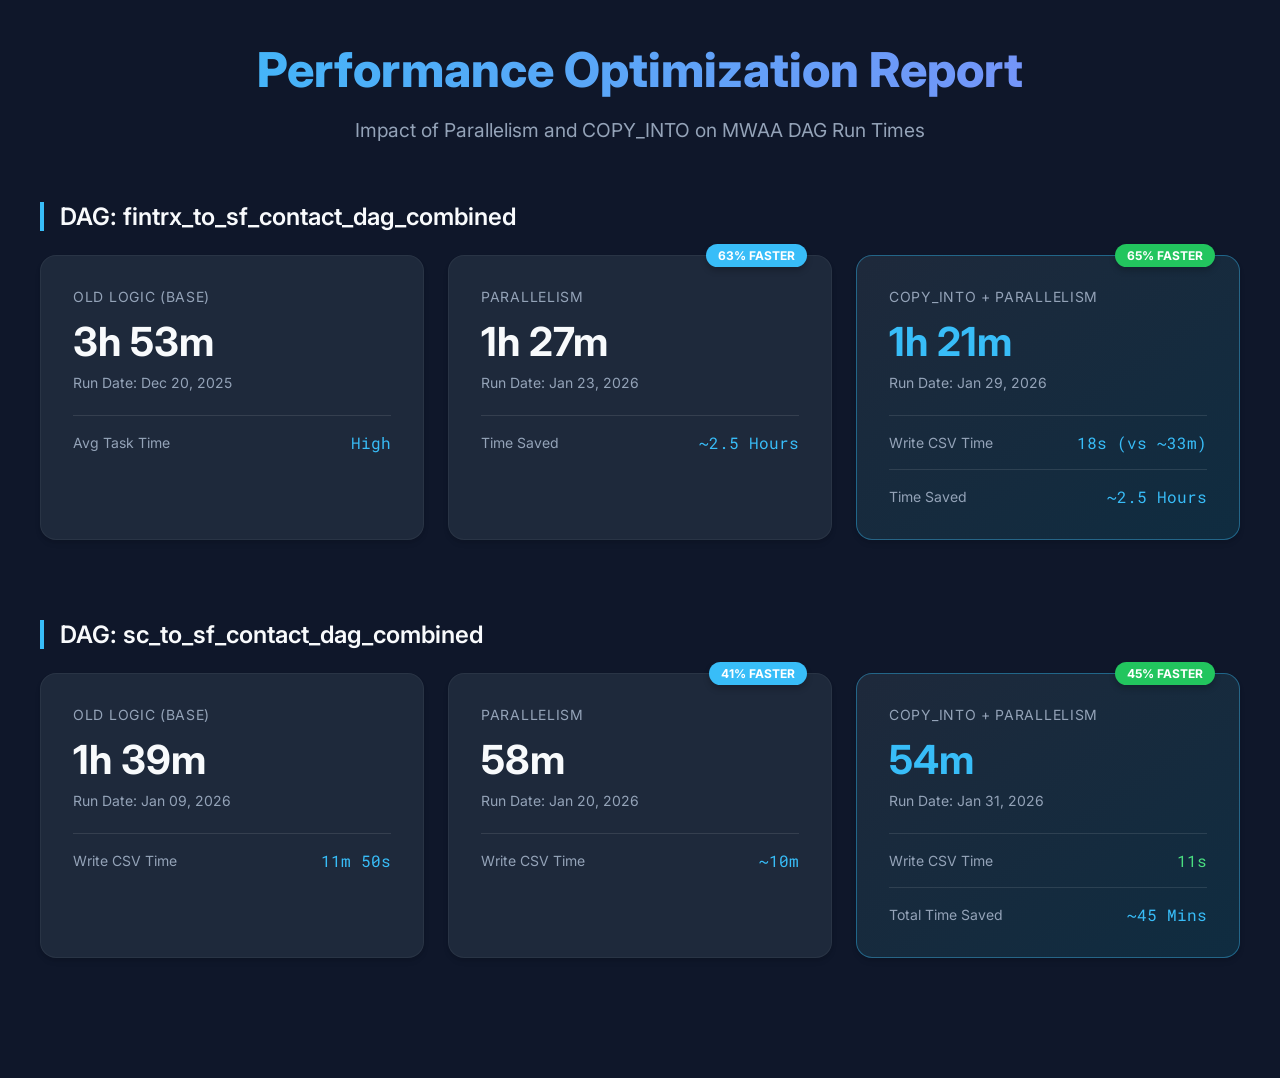
<file: index.html>
<!DOCTYPE html>
<html lang="en">

<head>
    <meta charset="UTF-8">
    <meta name="viewport" content="width=device-width, initial-scale=1.0">
    <title>MWAA Performance Improvement Report</title>
    <link rel="preconnect" href="https://fonts.googleapis.com">
    <link rel="preconnect" href="https://fonts.gstatic.com" crossorigin>
    <link
        href="https://fonts.googleapis.com/css2?family=Inter:wght@400;600;700;800&family=Roboto+Mono:wght@400;500&display=swap"
        rel="stylesheet">
    <style>
        :root {
            --bg-color: #0f172a;
            --card-bg: #1e293b;
            --text-primary: #f8fafc;
            --text-secondary: #94a3b8;
            --accent-color: #38bdf8;
            --success-color: #22c55e;
            --danger-color: #ef4444;
            --gradient-primary: linear-gradient(135deg, #0f172a 0%, #1e293b 100%);
            --font-family: 'Inter', -apple-system, BlinkMacSystemFont, "Segoe UI", Roboto, sans-serif;
        }

        body {
            margin: 0;
            padding: 40px;
            font-family: var(--font-family);
            background-color: var(--bg-color);
            color: var(--text-primary);
            display: flex;
            justify-content: center;
            align-items: center;
            min-height: 100vh;
        }

        .container {
            max-width: 1200px;
            width: 100%;
        }

        .header {
            text-align: center;
            margin-bottom: 60px;
        }

        .header h1 {
            font-size: 3rem;
            margin: 0 0 10px 0;
            background: linear-gradient(to right, #38bdf8, #818cf8);
            -webkit-background-clip: text;
            -webkit-text-fill-color: transparent;
            font-weight: 800;
        }

        .header p {
            color: var(--text-secondary);
            font-size: 1.2rem;
        }

        .dag-section {
            margin-bottom: 80px;
        }

        .dag-title {
            font-size: 1.5rem;
            margin-bottom: 24px;
            padding-left: 16px;
            border-left: 4px solid var(--accent-color);
            display: flex;
            justify-content: space-between;
            align-items: center;
        }

        .dag-title span {
            font-weight: 600;
            color: var(--text-primary);
        }

        .grid {
            display: grid;
            grid-template-columns: repeat(3, 1fr);
            gap: 24px;
        }

        .card {
            background-color: var(--card-bg);
            border-radius: 16px;
            padding: 32px;
            position: relative;
            border: 1px solid rgba(255, 255, 255, 0.05);
            transition: transform 0.2s;
            box-shadow: 0 4px 6px -1px rgba(0, 0, 0, 0.1), 0 2px 4px -1px rgba(0, 0, 0, 0.06);
        }

        .card:hover {
            transform: translateY(-4px);
            box-shadow: 0 10px 15px -3px rgba(0, 0, 0, 0.1), 0 4px 6px -2px rgba(0, 0, 0, 0.05);
            border-color: rgba(56, 189, 248, 0.3);
        }

        .stage-label {
            text-transform: uppercase;
            font-size: 0.875rem;
            letter-spacing: 0.05em;
            color: var(--text-secondary);
            margin-bottom: 12px;
            display: block;
        }

        .duration {
            font-size: 2.5rem;
            font-weight: 700;
            margin-bottom: 8px;
            display: block;
            color: var(--text-primary);
        }

        .date {
            font-size: 0.875rem;
            color: var(--text-secondary);
            margin-bottom: 24px;
            display: block;
        }

        .metric-row {
            display: flex;
            justify-content: space-between;
            align-items: center;
            margin-top: 16px;
            padding-top: 16px;
            border-top: 1px solid rgba(255, 255, 255, 0.1);
        }

        .metric-label {
            font-size: 0.875rem;
            color: var(--text-secondary);
        }

        .metric-value {
            font-family: 'SF Mono', 'Roboto Mono', monospace;
            color: var(--accent-color);
        }

        .badge {
            position: absolute;
            top: -12px;
            right: 24px;
            background: var(--success-color);
            color: #fff;
            padding: 4px 12px;
            border-radius: 9999px;
            font-size: 0.75rem;
            font-weight: 700;
            box-shadow: 0 4px 6px rgba(0, 0, 0, 0.2);
        }

        /* Specific styling for the COPY_INTO card to highlight it */
        .card.highlight {
            background: linear-gradient(145deg, #1e293b 0%, #0f2c40 100%);
            border: 1px solid rgba(56, 189, 248, 0.4);
        }

        .card.highlight .duration {
            color: var(--accent-color);
        }
    </style>
</head>

<body>
    <div class="container">
        <header class="header">
            <h1>Performance Optimization Report</h1>
            <p>Impact of Parallelism and COPY_INTO on MWAA DAG Run Times</p>
        </header>

        <!-- DAG 1 -->
        <div class="dag-section">
            <div class="dag-title">
                <span>DAG: fintrx_to_sf_contact_dag_combined</span>
            </div>
            <div class="grid">
                <!-- Base -->
                <div class="card">
                    <span class="stage-label">OLD LOGIC (BASE)</span>
                    <span class="duration">3h 53m</span>
                    <span class="date">Run Date: Dec 20, 2025</span>

                    <div class="metric-row">
                        <span class="metric-label">Avg Task Time</span>
                        <span class="metric-value">High</span>
                    </div>
                </div>

                <!-- Parallelism -->
                <div class="card">
                    <div class="badge" style="background:var(--accent-color)">63% FASTER</div>
                    <span class="stage-label">PARALLELISM</span>
                    <span class="duration">1h 27m</span>
                    <span class="date">Run Date: Jan 23, 2026</span>

                    <div class="metric-row">
                        <span class="metric-label">Time Saved</span>
                        <span class="metric-value">~2.5 Hours</span>
                    </div>
                </div>

                <!-- COPY_INTO -->
                <div class="card highlight">
                    <div class="badge">65% FASTER</div>
                    <span class="stage-label">COPY_INTO + PARALLELISM</span>
                    <span class="duration">1h 21m</span>
                    <span class="date">Run Date: Jan 29, 2026</span>

                    <div class="metric-row">
                        <span class="metric-label">Write CSV Time</span>
                        <span class="metric-value">18s (vs ~33m)</span>
                    </div>
                    <div class="metric-row">
                        <span class="metric-label">Time Saved</span>
                        <span class="metric-value">~2.5 Hours</span>
                    </div>
                </div>
            </div>
        </div>

        <!-- DAG 2 -->
        <div class="dag-section">
            <div class="dag-title">
                <span>DAG: sc_to_sf_contact_dag_combined</span>
            </div>
            <div class="grid">
                <!-- Base -->
                <div class="card">
                    <span class="stage-label">OLD LOGIC (BASE)</span>
                    <span class="duration">1h 39m</span>
                    <span class="date">Run Date: Jan 09, 2026</span>

                    <div class="metric-row">
                        <span class="metric-label">Write CSV Time</span>
                        <span class="metric-value">11m 50s</span>
                    </div>
                </div>

                <!-- Parallelism -->
                <div class="card">
                    <div class="badge" style="background:var(--accent-color)">41% FASTER</div>
                    <span class="stage-label">PARALLELISM</span>
                    <span class="duration">58m</span>
                    <span class="date">Run Date: Jan 20, 2026</span>

                    <div class="metric-row">
                        <span class="metric-label">Write CSV Time</span>
                        <span class="metric-value">~10m</span>
                    </div>
                </div>

                <!-- COPY_INTO -->
                <div class="card highlight">
                    <div class="badge">45% FASTER</div>
                    <span class="stage-label">COPY_INTO + PARALLELISM</span>
                    <span class="duration">54m</span>
                    <span class="date">Run Date: Jan 31, 2026</span>

                    <div class="metric-row">
                        <span class="metric-label">Write CSV Time</span>
                        <span class="metric-value" style="color: #4ade80">11s</span>
                    </div>
                    <div class="metric-row">
                        <span class="metric-label">Total Time Saved</span>
                        <span class="metric-value">~45 Mins</span>
                    </div>
                </div>
            </div>
        </div>

    </div>
</body>

</html>
</file>
